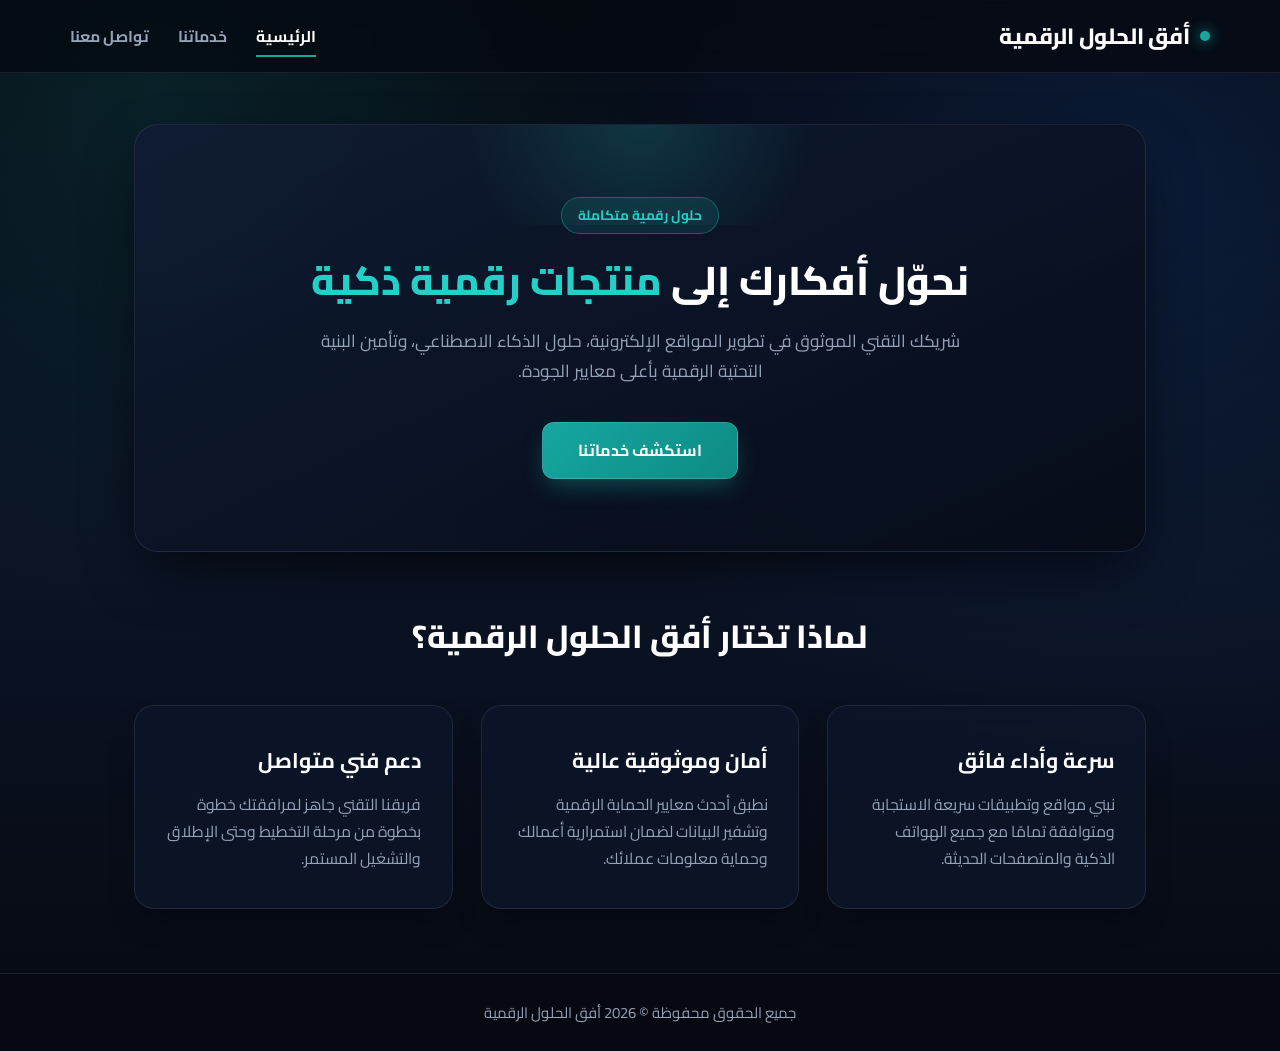
<file: index.html>
<!DOCTYPE html>
<html lang="ar" dir="rtl">
<head>
  <meta charset="UTF-8">
  <meta name="viewport" content="width=device-width, initial-scale=1.0">
  <title>أفق الحلول الرقمية | الرئيسية</title>
  <link rel="stylesheet" href="style.css">
</head>
<body>

  <header>
    <nav class="navbar">
      <a href="index.html" class="logo">أفق الحلول الرقمية</a>
      <ul class="nav-links">
        <li><a href="index.html" class="active">الرئيسية</a></li>
        <li><a href="services.html">خدماتنا</a></li>
        <li><a href="contact.html">تواصل معنا</a></li>
      </ul>
    </nav>
  </header>

  <main>
    <section class="hero">
      <div class="hero-badge">حلول رقمية متكاملة</div>
      <h1>نحوّل أفكارك إلى <span>منتجات رقمية ذكية</span></h1>
      <p>شريكك التقني الموثوق في تطوير المواقع الإلكترونية، حلول الذكاء الاصطناعي، وتأمين البنية التحتية الرقمية بأعلى معايير الجودة.</p>
      <a href="services.html" class="btn">استكشف خدماتنا</a>
    </section>

    <section>
      <h2 class="section-title">لماذا تختار أفق الحلول الرقمية؟</h2>
      <div class="grid-3">
        <div class="card">
          <h3>سرعة وأداء فائق</h3>
          <p>نبني مواقع وتطبيقات سريعة الاستجابة ومتوافقة تمامًا مع جميع الهواتف الذكية والمتصفحات الحديثة.</p>
        </div>
        <div class="card">
          <h3>أمان وموثوقية عالية</h3>
          <p>نطبق أحدث معايير الحماية الرقمية وتشفير البيانات لضمان استمرارية أعمالك وحماية معلومات عملائك.</p>
        </div>
        <div class="card">
          <h3>دعم فني متواصل</h3>
          <p>فريقنا التقني جاهز لمرافقتك خطوة بخطوة من مرحلة التخطيط وحتى الإطلاق والتشغيل المستمر.</p>
        </div>
      </div>
    </section>
  </main>

  <footer>
    <p>جميع الحقوق محفوظة &copy; 2026 أفق الحلول الرقمية</p>
  </footer>

</body>
</html>
</file>
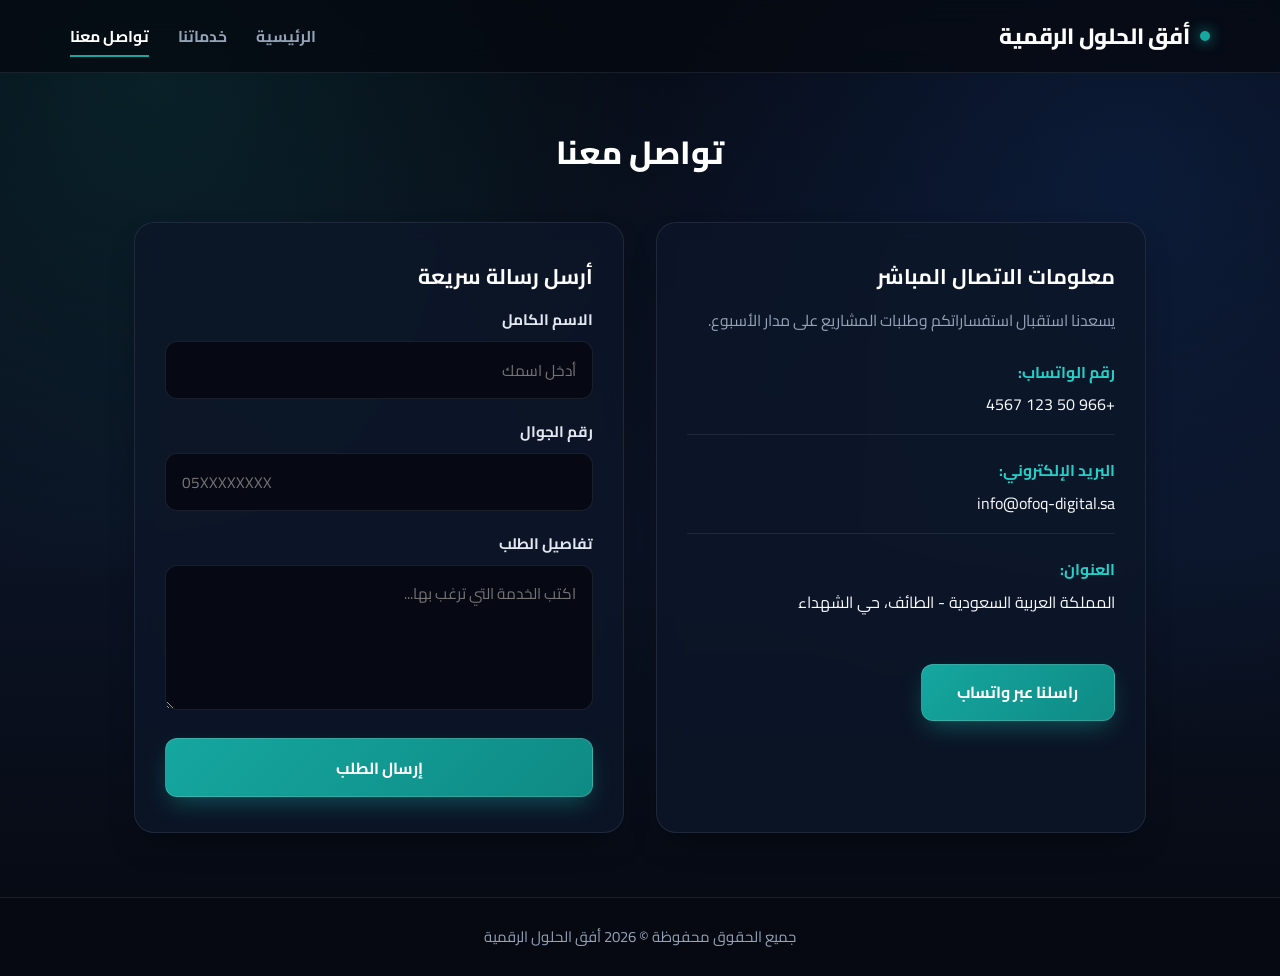
<file: contact.html>
<!DOCTYPE html>
<html lang="ar" dir="rtl">
<head>
  <meta charset="UTF-8">
  <meta name="viewport" content="width=device-width, initial-scale=1.0">
  <title>أفق الحلول الرقمية | تواصل معنا</title>
  <link rel="stylesheet" href="style.css">
</head>
<body>

  <header>
    <nav class="navbar">
      <a href="index.html" class="logo">أفق الحلول الرقمية</a>
      <ul class="nav-links">
        <li><a href="index.html">الرئيسية</a></li>
        <li><a href="services.html">خدماتنا</a></li>
        <li><a href="contact.html" class="active">تواصل معنا</a></li>
      </ul>
    </nav>
  </header>

  <main>
    <h1 class="section-title">تواصل معنا</h1>
    <div class="contact-grid">

      <div class="card">
        <h3>معلومات الاتصال المباشر</h3>
        <p style="margin-bottom: 1.5rem;">يسعدنا استقبال استفساراتكم وطلبات المشاريع على مدار الأسبوع.</p>

        <div class="info-item">
          <strong>رقم الواتساب:</strong>
          <span>+966 50 123 4567</span>
        </div>

        <div class="info-item">
          <strong>البريد الإلكتروني:</strong>
          <span>info@ofoq-digital.sa</span>
        </div>

        <div class="info-item">
          <strong>العنوان:</strong>
          <span>المملكة العربية السعودية - الطائف، حي الشهداء</span>
        </div>

        <a href="https://wa.me/966501234567" target="_blank" class="btn" style="margin-top: 0.6rem;">راسلنا عبر واتساب</a>
      </div>

      <div class="card">
        <h3>أرسل رسالة سريعة</h3>
        <form action="#" onsubmit="alert('تم استلام رسالتك بنجاح! سنتواصل معك قريبًا.'); return false;">
          <div class="form-group">
            <label for="name">الاسم الكامل</label>
            <input type="text" id="name" placeholder="أدخل اسمك" required>
          </div>
          <div class="form-group">
            <label for="phone">رقم الجوال</label>
            <input type="tel" id="phone" placeholder="05XXXXXXXX" required>
          </div>
          <div class="form-group">
            <label for="message">تفاصيل الطلب</label>
            <textarea id="message" rows="4" placeholder="اكتب الخدمة التي ترغب بها..." required></textarea>
          </div>
          <button type="submit" class="btn" style="width: 100%;">إرسال الطلب</button>
        </form>
      </div>

    </div>
  </main>

  <footer>
    <p>جميع الحقوق محفوظة &copy; 2026 أفق الحلول الرقمية</p>
  </footer>

</body>
</html>
</file>
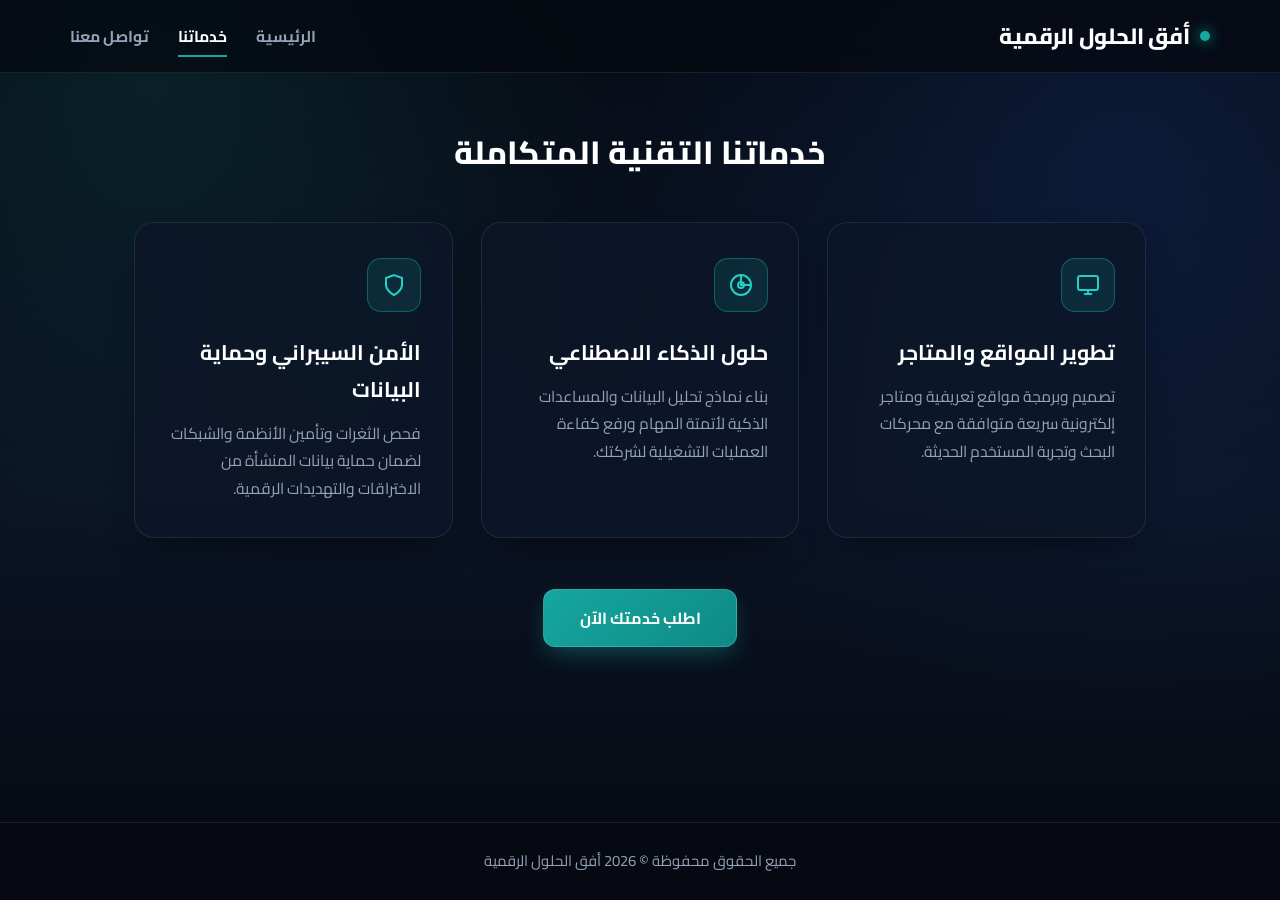
<file: services.html>
<!DOCTYPE html>
<html lang="ar" dir="rtl">
<head>
  <meta charset="UTF-8">
  <meta name="viewport" content="width=device-width, initial-scale=1.0">
  <title>أفق الحلول الرقمية | خدماتنا</title>
  <link rel="stylesheet" href="style.css">
</head>
<body>

  <header>
    <nav class="navbar">
      <a href="index.html" class="logo">أفق الحلول الرقمية</a>
      <ul class="nav-links">
        <li><a href="index.html">الرئيسية</a></li>
        <li><a href="services.html" class="active">خدماتنا</a></li>
        <li><a href="contact.html">تواصل معنا</a></li>
      </ul>
    </nav>
  </header>

  <main>
    <h1 class="section-title">خدماتنا التقنية المتكاملة</h1>
    <div class="grid-3">

      <div class="card">
        <div class="card-icon">
          <svg width="24" height="24" viewBox="0 0 24 24" fill="none" stroke="currentColor" stroke-width="2">
            <rect x="2" y="3" width="20" height="14" rx="2" ry="2"></rect>
            <line x1="8" y1="21" x2="16" y2="21"></line>
            <line x1="12" y1="17" x2="12" y2="21"></line>
          </svg>
        </div>
        <h3>تطوير المواقع والمتاجر</h3>
        <p>تصميم وبرمجة مواقع تعريفية ومتاجر إلكترونية سريعة متوافقة مع محركات البحث وتجربة المستخدم الحديثة.</p>
      </div>

      <div class="card">
        <div class="card-icon">
          <svg width="24" height="24" viewBox="0 0 24 24" fill="none" stroke="currentColor" stroke-width="2">
            <path d="M12 2a10 10 0 1 0 10 10H12V2z"></path>
            <path d="M12 2a10 10 0 0 1 10 10"></path>
            <circle cx="12" cy="12" r="3"></circle>
          </svg>
        </div>
        <h3>حلول الذكاء الاصطناعي</h3>
        <p>بناء نماذج تحليل البيانات والمساعدات الذكية لأتمتة المهام ورفع كفاءة العمليات التشغيلية لشركتك.</p>
      </div>

      <div class="card">
        <div class="card-icon">
          <svg width="24" height="24" viewBox="0 0 24 24" fill="none" stroke="currentColor" stroke-width="2">
            <path d="M12 22s8-4 8-10V5l-8-3-8 3v7c0 6 8 10 8 10z"></path>
          </svg>
        </div>
        <h3>الأمن السيبراني وحماية البيانات</h3>
        <p>فحص الثغرات وتأمين الأنظمة والشبكات لضمان حماية بيانات المنشأة من الاختراقات والتهديدات الرقمية.</p>
      </div>

    </div>

    <div style="text-align: center; margin-top: 3.2rem;">
      <a href="contact.html" class="btn">اطلب خدمتك الآن</a>
    </div>
  </main>

  <footer>
    <p>جميع الحقوق محفوظة &copy; 2026 أفق الحلول الرقمية</p>
  </footer>

</body>
</html>
</file>
<file: style.css>
@import url('https://fonts.googleapis.com/css2?family=Cairo:wght@400;600;700;800&display=swap');

:root {
  --primary: #15a7a0;
  --primary-bright: #24cfc7;
  --primary-dim: rgba(21, 167, 160, 0.14);
  --bg-obsidian: #060911;
  --bg-navy: #0b1324;
  --surface: rgba(13, 22, 41, 0.82);
  --surface-elevated: rgba(18, 30, 56, 0.92);
  --text-light: #f8fafc;
  --text-muted: #94a3b8;
  --border-subtle: rgba(148, 163, 184, 0.14);
  --border-glow: rgba(21, 167, 160, 0.45);
  --shadow-lux: 0 24px 60px -15px rgba(0, 0, 0, 0.75);
}

* {
  box-sizing: border-box;
  margin: 0;
  padding: 0;
}

body {
  font-family: 'Cairo', sans-serif;
  background-color: var(--bg-obsidian);
  background-image:
    radial-gradient(circle at 12% 8%, rgba(21, 167, 160, 0.14), transparent 36%),
    radial-gradient(circle at 88% 18%, rgba(15, 39, 82, 0.55), transparent 42%),
    linear-gradient(180deg, var(--bg-obsidian) 0%, var(--bg-navy) 55%, var(--bg-obsidian) 100%);
  color: var(--text-light);
  line-height: 1.75;
  display: flex;
  flex-direction: column;
  min-height: 100vh;
}

/* الهيدر الفخم */
header {
  background: rgba(6, 9, 17, 0.78);
  backdrop-filter: blur(14px);
  -webkit-backdrop-filter: blur(14px);
  border-bottom: 1px solid var(--border-subtle);
  padding: 1.05rem 5%;
  position: sticky;
  top: 0;
  z-index: 100;
}

.navbar {
  max-width: 1140px;
  margin: 0 auto;
  display: flex;
  justify-content: space-between;
  align-items: center;
  flex-wrap: wrap;
  gap: 1.2rem;
}

.logo {
  font-size: 1.38rem;
  font-weight: 800;
  color: #ffffff;
  text-decoration: none;
  letter-spacing: -0.2px;
  display: inline-flex;
  align-items: center;
  gap: 0.65rem;
}

.logo::before {
  content: "";
  width: 10px;
  height: 10px;
  border-radius: 50%;
  background: var(--primary);
  box-shadow: 0 0 14px var(--primary);
}

.nav-links {
  list-style: none;
  display: flex;
  gap: 1.8rem;
}

.nav-links a {
  color: var(--text-muted);
  text-decoration: none;
  font-weight: 700;
  font-size: 0.98rem;
  padding-bottom: 0.25rem;
  border-bottom: 2px solid transparent;
  transition: color 0.25s ease, border-color 0.25s ease;
}

.nav-links a:hover,
.nav-links a.active {
  color: #ffffff;
  border-bottom-color: var(--primary);
}

/* المحتوى الرئيسي */
main {
  flex: 1;
  max-width: 1140px;
  width: 100%;
  margin: 0 auto;
  padding: 3.2rem 5% 4rem;
}

/* قسم الترحيب الفخم */
.hero {
  position: relative;
  overflow: hidden;
  text-align: center;
  padding: 4.5rem 2rem;
  background: linear-gradient(155deg, rgba(16, 28, 52, 0.92) 0%, rgba(7, 12, 24, 0.96) 100%);
  border: 1px solid var(--border-subtle);
  border-radius: 24px;
  box-shadow: var(--shadow-lux);
  margin-bottom: 3.5rem;
}

.hero::after {
  content: "";
  position: absolute;
  top: -120px;
  left: 50%;
  transform: translateX(-50%);
  width: 440px;
  height: 220px;
  background: radial-gradient(circle, rgba(21, 167, 160, 0.22), transparent 70%);
  pointer-events: none;
}

.hero-badge {
  display: inline-block;
  padding: 0.35rem 1rem;
  border-radius: 999px;
  background: var(--primary-dim);
  border: 1px solid var(--border-glow);
  color: var(--primary-bright);
  font-size: 0.85rem;
  font-weight: 700;
  margin-bottom: 1.25rem;
  position: relative;
  z-index: 1;
}

.hero h1 {
  font-size: 2.5rem;
  font-weight: 800;
  line-height: 1.35;
  margin-bottom: 1.1rem;
  color: #ffffff;
  position: relative;
  z-index: 1;
}

.hero h1 span {
  color: var(--primary-bright);
}

.hero p {
  color: var(--text-muted);
  max-width: 670px;
  margin: 0 auto 2.2rem;
  font-size: 1.08rem;
  position: relative;
  z-index: 1;
}

/* الأزرار */
.btn {
  display: inline-block;
  background: linear-gradient(135deg, var(--primary) 0%, #0f8a84 100%);
  color: #ffffff;
  padding: 0.85rem 2.2rem;
  border-radius: 12px;
  text-decoration: none;
  font-weight: 700;
  font-size: 1rem;
  border: 1px solid rgba(255, 255, 255, 0.14);
  box-shadow: 0 10px 25px -6px rgba(21, 167, 160, 0.45);
  transition: transform 0.25s ease, box-shadow 0.25s ease, filter 0.25s ease;
  cursor: pointer;
  font-family: 'Cairo', sans-serif;
  position: relative;
  z-index: 1;
}

.btn:hover {
  transform: translateY(-2px);
  filter: brightness(1.08);
  box-shadow: 0 14px 30px -6px rgba(21, 167, 160, 0.6);
}

/* العناوين والشبكة */
.section-title {
  text-align: center;
  font-size: 2rem;
  font-weight: 800;
  margin-bottom: 2.6rem;
  color: #ffffff;
}

.grid-3 {
  display: grid;
  grid-template-columns: repeat(auto-fit, minmax(290px, 1fr));
  gap: 1.75rem;
}

/* البطاقات الفخمة */
.card {
  background: var(--surface);
  backdrop-filter: blur(10px);
  border: 1px solid var(--border-subtle);
  border-radius: 20px;
  padding: 2.2rem 1.9rem;
  box-shadow: 0 16px 36px -18px rgba(0, 0, 0, 0.7);
  transition: transform 0.3s ease, border-color 0.3s ease, background 0.3s ease;
}

.card:hover {
  transform: translateY(-5px);
  border-color: var(--border-glow);
  background: var(--surface-elevated);
}

.card-icon {
  width: 54px;
  height: 54px;
  background: var(--primary-dim);
  border: 1px solid var(--border-glow);
  color: var(--primary-bright);
  border-radius: 14px;
  display: flex;
  align-items: center;
  justify-content: center;
  margin-bottom: 1.35rem;
}

.card h3 {
  font-size: 1.32rem;
  font-weight: 700;
  margin-bottom: 0.75rem;
  color: #ffffff;
}

.card p {
  color: var(--text-muted);
  font-size: 0.98rem;
}

/* صفحة التواصل */
.contact-grid {
  display: grid;
  grid-template-columns: repeat(auto-fit, minmax(310px, 1fr));
  gap: 2rem;
}

.info-item {
  margin-bottom: 1.4rem;
  padding-bottom: 1rem;
  border-bottom: 1px solid var(--border-subtle);
}

.info-item:last-of-type {
  border-bottom: none;
}

.info-item strong {
  display: block;
  color: var(--primary-bright);
  font-size: 0.98rem;
  margin-bottom: 0.25rem;
}

.form-group {
  margin-bottom: 1.25rem;
}

.form-group label {
  display: block;
  margin-bottom: 0.45rem;
  font-weight: 700;
  font-size: 0.95rem;
  color: #e2e8f0;
}

.form-group input,
.form-group textarea {
  width: 100%;
  padding: 0.85rem 1rem;
  border-radius: 12px;
  border: 1px solid var(--border-subtle);
  background-color: rgba(6, 9, 17, 0.85);
  color: var(--text-light);
  font-family: 'Cairo', sans-serif;
  font-size: 0.96rem;
  transition: border-color 0.25s ease, box-shadow 0.25s ease;
}

.form-group input:focus,
.form-group textarea:focus {
  outline: none;
  border-color: var(--primary);
  box-shadow: 0 0 0 3px rgba(21, 167, 160, 0.18);
}

/* الفوتر */
footer {
  background: rgba(6, 9, 17, 0.9);
  border-top: 1px solid var(--border-subtle);
  text-align: center;
  padding: 1.6rem;
  color: var(--text-muted);
  font-size: 0.93rem;
}

@media (max-width: 640px) {
  .hero {
    padding: 3rem 1.3rem;
    border-radius: 18px;
  }
  .hero h1 {
    font-size: 1.85rem;
  }
  .navbar {
    justify-content: center;
  }
  .nav-links {
    gap: 1.2rem;
  }
}
</file>
